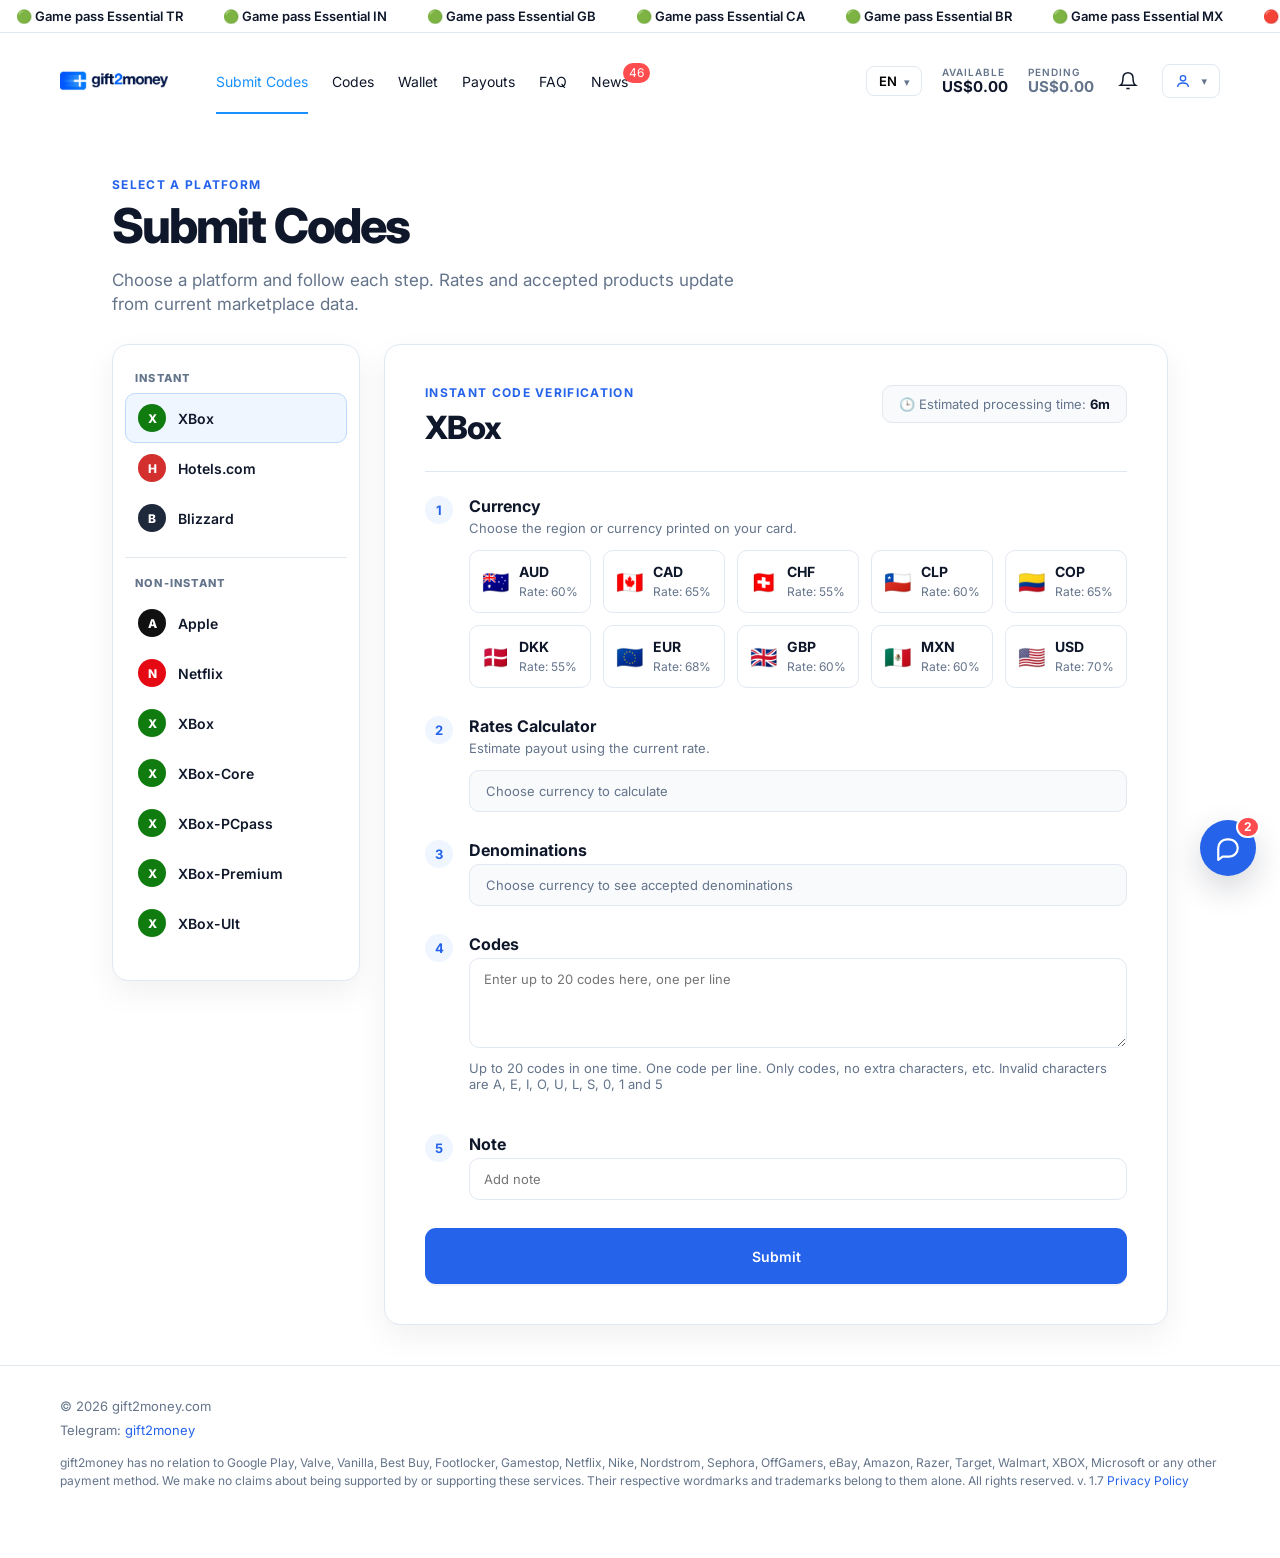
<file: index.html>
<!DOCTYPE html>
<html lang="en">
<head>
  <meta charset="utf-8">
  <meta name="viewport" content="width=device-width, initial-scale=1">
  <title>Gift2Money — Submit Codes (chat prototype)</title>
  <link rel="preconnect" href="https://fonts.googleapis.com">
  <link href="https://fonts.googleapis.com/css2?family=Inter:wght@400;500;600;700;800&display=swap" rel="stylesheet">
  <link rel="stylesheet" href="page.css">
</head>
<body>
  <div class="ticker" aria-hidden="true">
    <span>🟢 Game pass Essential TR</span><span>🟢 Game pass Essential IN</span><span>🟢 Game pass Essential GB</span>
    <span>🟢 Game pass Essential CA</span><span>🟢 Game pass Essential BR</span><span>🟢 Game pass Essential MX</span>
    <span>🔴 Netflix US 63%</span><span>⚪ Apple US 70%</span><span>🟢 XBox USD 70%</span><span>🔵 Blizzard EUR 68%</span>
  </div>

  <header class="header">
    <a class="logo" href="#"><img src="assets/gift2money_logo.png" alt="gift2money"></a>
    <nav class="nav">
      <a class="active" href="#">Submit Codes</a>
      <a href="#">Codes</a>
      <a href="#">Wallet</a>
      <a href="#">Payouts</a>
      <a href="#">FAQ</a>
      <a href="#" class="with-badge">News<span class="badge">46</span></a>
    </nav>
    <div class="header-right">
      <button class="lang" type="button">EN <span class="chev">▾</span></button>
      <div class="balance"><span class="label">Available</span><span class="value">US$0.00</span></div>
      <div class="balance"><span class="label">Pending</span><span class="value muted">US$0.00</span></div>
      <button class="icon-btn" type="button" aria-label="Notifications">
        <svg width="20" height="20" viewBox="0 0 24 24" fill="none" stroke="currentColor" stroke-width="1.8"><path d="M6 8a6 6 0 0 1 12 0c0 7 3 9 3 9H3s3-2 3-9"/><path d="M10 21h4"/></svg>
      </button>
      <button class="profile" type="button" aria-label="Profile">
        <svg width="16" height="16" viewBox="0 0 24 24" fill="none" stroke="#2563eb" stroke-width="2"><circle cx="12" cy="8" r="4"/><path d="M4 21c0-4 4-6 8-6s8 2 8 6"/></svg>
        <span class="chev">▾</span>
      </button>
      <button class="burger" type="button" aria-label="Menu">☰</button>
    </div>
  </header>

  <main class="main">
    <p class="eyebrow">Select a platform</p>
    <h1>Submit Codes</h1>
    <p class="lead">Choose a platform and follow each step. Rates and accepted products update from current marketplace data.</p>

    <div class="grid">
      <aside class="card platforms">
        <h2>Instant</h2>
        <ul>
          <li class="selected"><span class="pf" style="background:#107c10">X</span>XBox</li>
          <li><span class="pf" style="background:#d32f2f">H</span>Hotels.com</li>
          <li><span class="pf" style="background:#1e293b">B</span>Blizzard</li>
        </ul>
        <h2>Non-instant</h2>
        <ul>
          <li><span class="pf" style="background:#111">A</span>Apple</li>
          <li><span class="pf" style="background:#e50914">N</span>Netflix</li>
          <li><span class="pf" style="background:#107c10">X</span>XBox</li>
          <li><span class="pf" style="background:#107c10">X</span>XBox-Core</li>
          <li><span class="pf" style="background:#107c10">X</span>XBox-PCpass</li>
          <li><span class="pf" style="background:#107c10">X</span>XBox-Premium</li>
          <li><span class="pf" style="background:#107c10">X</span>XBox-Ult</li>
        </ul>
      </aside>

      <section class="card form">
        <div class="form-head">
          <div>
            <p class="eyebrow">Instant code verification</p>
            <h2 class="form-title">XBox</h2>
          </div>
          <div class="chip">🕒 Estimated processing time: <b>6m</b></div>
        </div>

        <div class="step">
          <span class="step-no">1</span>
          <div class="step-body">
            <h3>Currency</h3>
            <p>Choose the region or currency printed on your card.</p>
            <div class="tiles">
              <div class="tile"><span class="flag">🇦🇺</span><div><b>AUD</b><small>Rate: 60%</small></div></div>
              <div class="tile"><span class="flag">🇨🇦</span><div><b>CAD</b><small>Rate: 65%</small></div></div>
              <div class="tile"><span class="flag">🇨🇭</span><div><b>CHF</b><small>Rate: 55%</small></div></div>
              <div class="tile"><span class="flag">🇨🇱</span><div><b>CLP</b><small>Rate: 60%</small></div></div>
              <div class="tile"><span class="flag">🇨🇴</span><div><b>COP</b><small>Rate: 65%</small></div></div>
              <div class="tile"><span class="flag">🇩🇰</span><div><b>DKK</b><small>Rate: 55%</small></div></div>
              <div class="tile"><span class="flag">🇪🇺</span><div><b>EUR</b><small>Rate: 68%</small></div></div>
              <div class="tile"><span class="flag">🇬🇧</span><div><b>GBP</b><small>Rate: 60%</small></div></div>
              <div class="tile"><span class="flag">🇲🇽</span><div><b>MXN</b><small>Rate: 60%</small></div></div>
              <div class="tile"><span class="flag">🇺🇸</span><div><b>USD</b><small>Rate: 70%</small></div></div>
            </div>
          </div>
        </div>

        <div class="step">
          <span class="step-no">2</span>
          <div class="step-body">
            <h3>Rates Calculator</h3>
            <p>Estimate payout using the current rate.</p>
            <div class="alert">Choose currency to calculate</div>
          </div>
        </div>

        <div class="step">
          <span class="step-no">3</span>
          <div class="step-body">
            <h3>Denominations</h3>
            <div class="alert">Choose currency to see accepted denominations</div>
          </div>
        </div>

        <div class="step">
          <span class="step-no">4</span>
          <div class="step-body">
            <h3>Codes</h3>
            <textarea rows="4" placeholder="Enter up to 20 codes here, one per line"></textarea>
            <p class="hint">Up to 20 codes in one time. One code per line. Only codes, no extra characters, etc. Invalid characters are A, E, I, O, U, L, S, 0, 1 and 5</p>
          </div>
        </div>

        <div class="step">
          <span class="step-no">5</span>
          <div class="step-body">
            <h3>Note</h3>
            <input type="text" placeholder="Add note">
          </div>
        </div>

        <button class="btn-primary" type="button">Submit</button>
      </section>
    </div>
  </main>

  <footer class="footer">
    <p>© 2026 gift2money.com</p>
    <p>Telegram: <a href="#">gift2money</a></p>
    <p class="disclaimer">gift2money has no relation to Google Play, Valve, Vanilla, Best Buy, Footlocker, Gamestop, Netflix, Nike, Nordstrom, Sephora, OffGamers, eBay, Amazon, Razer, Target, Walmart, XBOX, Microsoft or any other payment method. We make no claims about being supported by or supporting these services. Their respective wordmarks and trademarks belong to them alone. All rights reserved. v. 1.7 <a href="#">Privacy Policy</a></p>
  </footer>

  <!-- chat widget injection (in production this becomes a single bundle + one <script>) -->
  <link rel="stylesheet" href="chat-widget.css">
  <script src="chat-common.js"></script>
  <script src="chat-store.js"></script>
  <script src="seed.js"></script>
  <script src="chat-widget.js"></script>
</body>
</html>
</file>
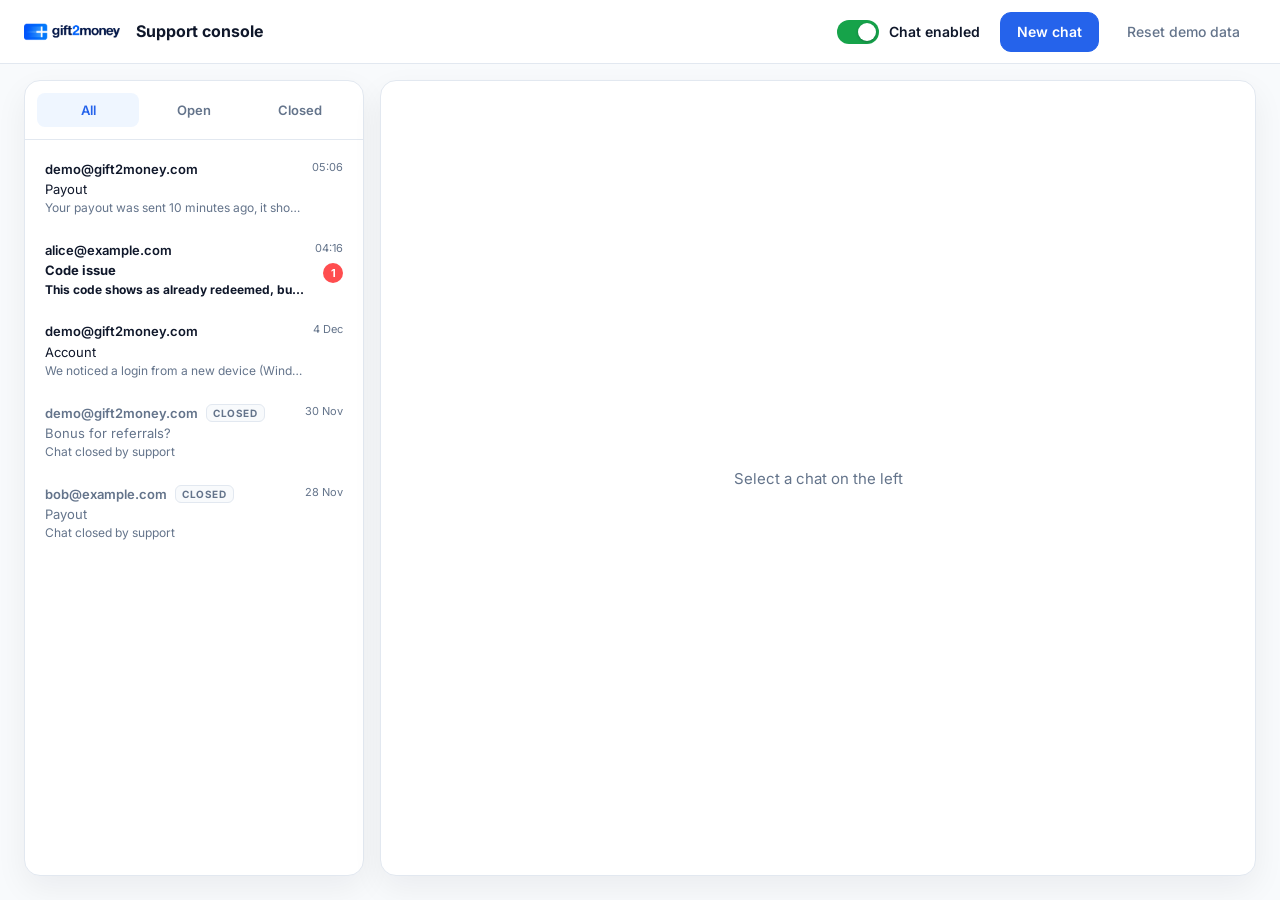
<file: admin.html>
<!DOCTYPE html>
<html lang="en">
<head>
  <meta charset="utf-8">
  <meta name="viewport" content="width=device-width, initial-scale=1">
  <title>Gift2Money — Support console (chat prototype)</title>
  <link href="https://fonts.googleapis.com/css2?family=Inter:wght@400;500;600;700;800&display=swap" rel="stylesheet">
  <link rel="stylesheet" href="admin.css">
</head>
<body>
  <header class="topbar">
    <img class="topbar-logo" src="assets/gift2money_logo.png" alt="gift2money">
    <span class="topbar-title" data-i18n="adminTitle">Support console</span>
    <div class="topbar-actions">
      <label class="switch">
        <input type="checkbox" name="chatEnabled">
        <span class="switch-track"></span>
        <span class="switch-label" data-i18n="chatEnabled">Chat enabled</span>
      </label>
      <button type="button" class="btn btn-primary" data-action="open-modal" data-i18n="newChat">New chat</button>
      <button type="button" class="btn btn-link" data-action="reset" data-i18n="resetDemo">Reset demo data</button>
    </div>
  </header>
  <div class="banner" id="banner" hidden></div>
  <div class="banner banner--off" id="chat-off-banner" hidden></div>

  <main class="layout">
    <aside class="sidebar">
      <div class="tabs" id="tabs"></div>
      <div class="chat-list" id="chat-list"></div>
    </aside>
    <section class="conversation" id="conversation"></section>
  </main>

  <div class="modal" id="modal" data-action="close-modal" hidden>
    <div class="modal-card" id="modal-card"></div>
  </div>
  <div class="lightbox" id="lightbox" data-action="lightbox-close" hidden><img alt=""></div>

  <script src="chat-common.js"></script>
  <script src="chat-store.js"></script>
  <script src="seed.js"></script>
  <script src="admin.js"></script>
</body>
</html>
</file>
<file: page.css>
:root {
  --primary: #2563eb;
  --text: #0f172a;
  --muted: #64748b;
  --border: #e2e8f0;
  --bg: #f8fafc;
  --card-shadow: 0 12px 32px rgba(15, 23, 42, 0.06);
}

* { box-sizing: border-box; }
html, body { margin: 0; padding: 0; }
body {
  font-family: 'Inter', system-ui, -apple-system, 'Segoe UI', Roboto, sans-serif;
  color: var(--text);
  background: #fff;
  -webkit-font-smoothing: antialiased;
}
a { color: inherit; text-decoration: none; }
button { font: inherit; cursor: pointer; }
h1, h2, h3, p { margin: 0; }

/* ticker */
.ticker {
  display: flex; gap: 40px; overflow: hidden; white-space: nowrap;
  padding: 8px 16px; border-bottom: 1px solid var(--border);
  font-size: 13px; font-weight: 600;
}

/* header */
.header {
  height: 72px; display: flex; align-items: center; gap: 24px;
  padding: 0 60px; margin-top: 12px;
}
.logo img { height: 36px; display: block; }
.nav { display: flex; gap: 24px; margin-left: 24px; font-size: 14px; }
.nav a { padding: 24px 0 22px; border-bottom: 2px solid transparent; color: var(--text); position: relative; }
.nav a.active { color: #1890ff; border-bottom-color: #1890ff; }
.nav .badge {
  position: absolute; top: 14px; right: -22px; min-width: 20px; height: 20px; padding: 0 6px;
  border-radius: 10px; background: #ff4d4f; color: #fff; font-size: 12px; line-height: 20px; text-align: center;
}
.header-right { margin-left: auto; display: flex; align-items: center; gap: 20px; }
.lang { border: 1px solid var(--border); background: #fff; border-radius: 8px; padding: 6px 12px; font-weight: 600; font-size: 13px; }
.chev { font-size: 11px; color: var(--muted); margin-left: 4px; }
.balance { display: flex; flex-direction: column; line-height: 1.2; }
.balance .label { font-size: 10px; font-weight: 600; letter-spacing: 1px; text-transform: uppercase; color: var(--muted); }
.balance .value { font-size: 15px; font-weight: 700; }
.balance .value.muted { color: var(--muted); }
.icon-btn { border: 0; background: none; padding: 4px; color: var(--text); display: flex; }
.profile { border: 1px solid var(--border); background: #fff; border-radius: 8px; padding: 8px 12px; display: flex; align-items: center; gap: 6px; }
.burger { display: none; border: 0; background: none; font-size: 22px; }

/* main */
.main { max-width: 1104px; margin: 0 auto; padding: 60px 24px 40px; }
.eyebrow { font-size: 12px; font-weight: 700; letter-spacing: 1.32px; text-transform: uppercase; color: var(--primary); margin-bottom: 8px; }
h1 { font-size: 48px; font-weight: 800; letter-spacing: -1.92px; line-height: 1.1; margin-bottom: 16px; }
.lead { font-size: 17px; color: var(--muted); max-width: 640px; line-height: 1.4; margin-bottom: 28px; }

.grid { display: grid; grid-template-columns: 248px 1fr; gap: 24px; align-items: start; }
.card { background: #fff; border: 1px solid var(--border); border-radius: 16px; box-shadow: var(--card-shadow); }

.platforms { padding: 18px 12px; }
.platforms h2 { font-size: 11px; font-weight: 800; letter-spacing: 1.2px; text-transform: uppercase; color: var(--muted); padding: 8px 10px; }
.platforms ul { list-style: none; margin: 0 0 14px; padding: 0; }
.platforms li { display: flex; align-items: center; gap: 12px; padding: 10px 12px; border-radius: 10px; font-size: 14px; font-weight: 600; border: 1px solid transparent; }
.platforms li.selected { background: #eff6ff; border-color: #bfdbfe; }
.pf { width: 28px; height: 28px; border-radius: 50%; color: #fff; font-size: 12px; font-weight: 800; display: inline-flex; align-items: center; justify-content: center; }
.platforms ul + h2 { border-top: 1px solid var(--border); margin-top: 6px; padding-top: 18px; }

.form { padding: 40px; }
.form-head { display: flex; justify-content: space-between; align-items: flex-start; gap: 16px; padding-bottom: 24px; border-bottom: 1px solid var(--border); margin-bottom: 24px; }
.form-title { font-size: 32px; font-weight: 800; letter-spacing: -1px; }
.chip { border: 1px solid var(--border); background: var(--bg); border-radius: 10px; padding: 10px 16px; font-size: 13px; color: var(--muted); white-space: nowrap; }
.chip b { color: var(--text); }

.step { display: flex; gap: 16px; margin-bottom: 28px; }
.step-no { flex: 0 0 28px; height: 28px; border-radius: 50%; background: #eff6ff; color: var(--primary); font-size: 13px; font-weight: 700; display: inline-flex; align-items: center; justify-content: center; }
.step-body { flex: 1; min-width: 0; }
.step h3 { font-size: 16px; font-weight: 700; margin-bottom: 4px; }
.step p { font-size: 13px; color: var(--muted); margin-bottom: 14px; }
.tiles { display: grid; grid-template-columns: repeat(5, 1fr); gap: 12px; }
.tile { display: flex; align-items: center; gap: 10px; border: 1px solid var(--border); border-radius: 10px; padding: 12px; }
.tile .flag { font-size: 22px; }
.tile b { display: block; font-size: 14px; }
.tile small { font-size: 12px; color: var(--muted); }
.alert { background: var(--bg); border: 1px solid var(--border); border-radius: 10px; padding: 12px 16px; font-size: 13px; color: var(--muted); }
textarea, input[type="text"] {
  width: 100%; font: inherit; font-size: 13px; padding: 12px 14px;
  border: 1px solid var(--border); border-radius: 10px; background: #fff; resize: vertical;
}
.hint { font-size: 12px; color: var(--muted); margin-top: 8px; }
.btn-primary {
  width: 100%; height: 56px; border: 0; border-radius: 11px; background: var(--primary); color: #fff;
  font-size: 14px; font-weight: 600; box-shadow: 0 2px 0 rgba(0, 0, 0, 0.043);
}

/* footer */
.footer { border-top: 1px solid var(--border); padding: 32px 60px 60px; font-size: 13px; color: var(--muted); }
.footer p { margin-bottom: 8px; }
.footer a { color: var(--primary); }
.disclaimer { font-size: 12px; line-height: 1.5; margin-top: 16px; }

/* mobile */
@media (max-width: 900px) {
  .header { padding: 0 24px; }
  .nav, .balance, .lang, .profile { display: none; }
  .burger { display: block; }
  .grid { grid-template-columns: 1fr; }
  .tiles { grid-template-columns: repeat(3, 1fr); }
  .form { padding: 24px; }
  .footer { padding: 24px; }
}
@media (max-width: 640px) {
  .header { padding: 0 16px; }
  .main { padding: 32px 16px; }
  h1 { font-size: 36px; }
  .form-head { flex-direction: column; }
  .tiles { grid-template-columns: repeat(2, 1fr); }
}
</file>
<file: chat-widget.css>
/* gift2money chat widget — all selectors are prefixed with .g2m-chat to avoid clashing with host page styles */
.g2m-chat {
  --g2m-primary: #2563eb;
  --g2m-primary-dark: #1d4ed8;
  --g2m-text: #0f172a;
  --g2m-muted: #64748b;
  --g2m-border: #e2e8f0;
  --g2m-bg: #f8fafc;
  --g2m-bubble: #f1f5f9;
  --g2m-badge: #ff4d4f;
  --g2m-radius: 16px;
  font-family: 'Inter', system-ui, -apple-system, 'Segoe UI', Roboto, sans-serif;
  font-size: 14px;
  line-height: 1.4;
  color: var(--g2m-text);
  -webkit-font-smoothing: antialiased;
}
.g2m-chat *, .g2m-chat *::before, .g2m-chat *::after { box-sizing: border-box; }
.g2m-chat button { font: inherit; cursor: pointer; }
.g2m-chat-item, .g2m-chat-chip, .g2m-chat-btn { color: inherit; }
.g2m-chat [hidden] { display: none !important; }
.g2m-chat--off { display: none !important; } /* чат выключен в консоли поддержки */
.g2m-chat-edited { font-style: italic; }

/* launcher */
.g2m-chat-launcher {
  position: fixed; right: 24px; bottom: 24px; z-index: 9999;
  width: 56px; height: 56px; border-radius: 50%; border: 0;
  background: var(--g2m-primary); color: #fff;
  display: flex; align-items: center; justify-content: center;
  box-shadow: 0 12px 32px rgba(15, 23, 42, 0.18);
  transition: transform 0.15s ease, box-shadow 0.15s ease;
}
.g2m-chat-launcher:hover { transform: scale(1.05); box-shadow: 0 14px 36px rgba(15, 23, 42, 0.24); }
.g2m-chat-launcher svg { width: 26px; height: 26px; }
.g2m-chat-launcher--pulse { animation: g2m-chat-pulse 1.2s ease-out; }
@keyframes g2m-chat-pulse {
  0% { box-shadow: 0 0 0 0 rgba(37, 99, 235, 0.55), 0 12px 32px rgba(15, 23, 42, 0.18); }
  100% { box-shadow: 0 0 0 18px rgba(37, 99, 235, 0), 0 12px 32px rgba(15, 23, 42, 0.18); }
}
.g2m-chat-badge {
  position: absolute; top: -4px; right: -4px;
  min-width: 22px; height: 22px; padding: 0 6px; border-radius: 11px;
  background: var(--g2m-badge); color: #fff; border: 2px solid #fff;
  font-size: 12px; font-weight: 700; line-height: 18px; text-align: center;
}

/* panel */
.g2m-chat-panel {
  position: fixed; right: 24px; bottom: 96px; z-index: 9999;
  width: 380px; height: min(640px, calc(100vh - 112px));
  background: #fff; border: 1px solid var(--g2m-border); border-radius: var(--g2m-radius);
  box-shadow: 0 24px 64px rgba(15, 23, 42, 0.18);
  display: flex; flex-direction: column; overflow: hidden;
  animation: g2m-chat-in 0.16s ease-out;
}
@keyframes g2m-chat-in { from { opacity: 0; transform: translateY(12px); } to { opacity: 1; transform: none; } }
.g2m-chat-banner { background: #fef3c7; color: #92400e; font-size: 12px; padding: 8px 16px; }
.g2m-chat-header {
  display: flex; align-items: center; gap: 8px;
  padding: 14px 12px 14px 16px; border-bottom: 1px solid var(--g2m-border); background: #fff;
}
.g2m-chat-header-text { flex: 1; min-width: 0; }
.g2m-chat-title { font-size: 16px; font-weight: 700; white-space: nowrap; overflow: hidden; text-overflow: ellipsis; }
.g2m-chat-subtitle { font-size: 12px; color: var(--g2m-muted); }
.g2m-chat-status--open { color: #16a34a; }
.g2m-chat-status--closed { color: var(--g2m-muted); }
.g2m-chat-iconbtn {
  width: 36px; height: 36px; border: 0; background: transparent; border-radius: 10px;
  color: var(--g2m-muted); display: inline-flex; align-items: center; justify-content: center; flex: 0 0 auto;
}
.g2m-chat-iconbtn:hover { background: var(--g2m-bg); color: var(--g2m-text); }
.g2m-chat-iconbtn svg { width: 20px; height: 20px; }
.g2m-chat-body { flex: 1; min-height: 0; overflow-y: auto; background: #fff; }
.g2m-chat-footer { border-top: 1px solid var(--g2m-border); padding: 12px 16px; background: #fff; }
.g2m-chat-footer:empty { display: none; }
.g2m-chat-btn {
  width: 100%; height: 44px; border-radius: 11px; border: 1px solid var(--g2m-border);
  background: #fff; font-weight: 600;
}
.g2m-chat-btn--primary { background: var(--g2m-primary); border-color: var(--g2m-primary); color: #fff; }
.g2m-chat-btn--primary:hover { background: var(--g2m-primary-dark); }

/* chat list */
.g2m-chat-list { padding: 8px; }
.g2m-chat-item {
  display: flex; gap: 12px; width: 100%; text-align: left; border: 0; background: transparent;
  padding: 12px; border-radius: 12px; align-items: flex-start;
}
.g2m-chat-item:hover { background: var(--g2m-bg); }
.g2m-chat-item-main { flex: 1; min-width: 0; }
.g2m-chat-item-top { display: flex; align-items: center; gap: 8px; }
.g2m-chat-item-title { font-weight: 500; white-space: nowrap; overflow: hidden; text-overflow: ellipsis; }
.g2m-chat-item-preview { font-size: 13px; color: var(--g2m-muted); white-space: nowrap; overflow: hidden; text-overflow: ellipsis; margin-top: 2px; }
.g2m-chat-item--unread .g2m-chat-item-title, .g2m-chat-item--unread .g2m-chat-item-preview { font-weight: 700; color: var(--g2m-text); }
.g2m-chat-item--closed .g2m-chat-item-title { color: var(--g2m-muted); }
.g2m-chat-item-side { display: flex; flex-direction: column; align-items: flex-end; gap: 6px; flex: 0 0 auto; }
.g2m-chat-item-time { font-size: 11px; color: var(--g2m-muted); }
.g2m-chat-pill {
  min-width: 20px; height: 20px; padding: 0 6px; border-radius: 10px;
  background: var(--g2m-primary); color: #fff; font-size: 11px; font-weight: 700; line-height: 20px; text-align: center;
}
.g2m-chat-tag {
  font-size: 10px; font-weight: 700; letter-spacing: 0.6px; text-transform: uppercase; color: var(--g2m-muted);
  background: var(--g2m-bg); border: 1px solid var(--g2m-border); border-radius: 6px; padding: 1px 6px;
}
.g2m-chat-empty { padding: 48px 32px; text-align: center; color: var(--g2m-muted); }
.g2m-chat-empty svg { width: 56px; height: 56px; color: #cbd5e1; margin-bottom: 12px; }
.g2m-chat-empty-title { font-size: 16px; font-weight: 700; color: var(--g2m-text); margin-bottom: 6px; }
.g2m-chat-empty-text { font-size: 13px; line-height: 1.5; }

/* new chat form */
.g2m-chat-form { padding: 16px; display: flex; flex-direction: column; gap: 10px; }
.g2m-chat-label { font-size: 12px; font-weight: 700; letter-spacing: 0.8px; text-transform: uppercase; color: var(--g2m-muted); }
.g2m-chat-chips { display: flex; flex-wrap: wrap; gap: 8px; }
.g2m-chat-chip {
  border: 1px solid var(--g2m-border); background: #fff; border-radius: 999px;
  padding: 7px 14px; font-size: 13px; font-weight: 500;
}
.g2m-chat-chip--active { background: #eff6ff; border-color: var(--g2m-primary); color: var(--g2m-primary); }
.g2m-chat .g2m-chat-input, .g2m-chat .g2m-chat-textarea {
  width: 100%; font: inherit; font-size: 14px; padding: 10px 12px;
  border: 1px solid var(--g2m-border); border-radius: 10px; background: #fff; color: var(--g2m-text); resize: vertical;
}
.g2m-chat .g2m-chat-input:focus, .g2m-chat .g2m-chat-textarea:focus, .g2m-chat .g2m-chat-composer-input:focus {
  outline: none; border-color: var(--g2m-primary); box-shadow: 0 0 0 3px rgba(37, 99, 235, 0.15);
}
.g2m-chat .g2m-chat-input--error { border-color: #ef4444; }
.g2m-chat-error { font-size: 12px; color: #ef4444; }

/* messages */
.g2m-chat-messages { padding: 16px; display: flex; flex-direction: column; gap: 4px; min-height: 100%; background: var(--g2m-bg); }
.g2m-chat-day {
  align-self: center; font-size: 11px; font-weight: 600; color: var(--g2m-muted);
  background: #fff; border: 1px solid var(--g2m-border); border-radius: 999px; padding: 3px 10px; margin: 8px 0;
}
.g2m-chat-msg { display: flex; flex-direction: column; max-width: 80%; }
.g2m-chat-msg--me { align-self: flex-end; align-items: flex-end; }
.g2m-chat-msg--them { align-self: flex-start; align-items: flex-start; }
.g2m-chat-msg--first { margin-top: 8px; }
.g2m-chat-msg-author { font-size: 11px; font-weight: 600; color: var(--g2m-muted); margin: 0 0 3px 4px; }
.g2m-chat-bubble { padding: 9px 12px; border-radius: 14px; font-size: 14px; line-height: 1.45; overflow-wrap: anywhere; }
.g2m-chat-msg--me .g2m-chat-bubble { background: var(--g2m-primary); color: #fff; border-bottom-right-radius: 4px; }
.g2m-chat-msg--them .g2m-chat-bubble { background: var(--g2m-bubble); color: var(--g2m-text); border-bottom-left-radius: 4px; }
.g2m-chat-msg-img { display: block; max-width: 200px; max-height: 200px; border-radius: 10px; cursor: zoom-in; }
.g2m-chat-msg-img + .g2m-chat-msg-text { margin-top: 6px; }
.g2m-chat-msg-meta { font-size: 11px; color: var(--g2m-muted); margin: 3px 4px 0; display: flex; align-items: center; gap: 4px; }
.g2m-chat-ticks { display: inline-flex; }
.g2m-chat-ticks svg { width: 14px; height: 14px; }
.g2m-chat-ticks--read { color: var(--g2m-primary); }
.g2m-chat-system { align-self: center; font-size: 12px; font-style: italic; color: var(--g2m-muted); margin: 8px 0; }

/* composer */
.g2m-chat-composer-row { display: flex; align-items: flex-end; gap: 6px; }
.g2m-chat-composer-input {
  flex: 1; min-height: 40px; max-height: 96px; font: inherit; font-size: 14px; line-height: 1.4;
  padding: 9px 12px; border: 1px solid var(--g2m-border); border-radius: 12px; resize: none; color: var(--g2m-text);
}
.g2m-chat-sendbtn {
  width: 40px; height: 40px; border-radius: 12px; border: 0; background: var(--g2m-primary); color: #fff;
  display: inline-flex; align-items: center; justify-content: center; flex: 0 0 auto;
}
.g2m-chat-sendbtn:disabled { background: #cbd5e1; cursor: default; }
.g2m-chat-sendbtn svg { width: 18px; height: 18px; }
.g2m-chat-attachment { position: relative; display: inline-block; margin-bottom: 8px; }
.g2m-chat-attachment img { display: block; height: 64px; border-radius: 8px; border: 1px solid var(--g2m-border); }
.g2m-chat-attachment-remove {
  position: absolute; top: -8px; right: -8px; width: 22px; height: 22px; border-radius: 50%; border: 0; padding: 0;
  background: var(--g2m-text); color: #fff; display: inline-flex; align-items: center; justify-content: center;
}
.g2m-chat-attachment-remove svg { width: 12px; height: 12px; }
.g2m-chat-closed-note { font-size: 13px; color: var(--g2m-muted); text-align: center; margin-bottom: 10px; }
.g2m-chat-composer .g2m-chat-error { margin-top: 6px; }

/* lightbox */
.g2m-chat-lightbox {
  position: fixed; inset: 0; z-index: 10000; background: rgba(15, 23, 42, 0.85);
  display: flex; align-items: center; justify-content: center; cursor: zoom-out;
}
.g2m-chat-lightbox img { max-width: 92vw; max-height: 92vh; border-radius: 12px; }

/* mobile: full-screen panel, launcher hidden while open */
@media (max-width: 640px) {
  .g2m-chat-panel { inset: 0; width: auto; height: auto; border-radius: 0; border: 0; }
  .g2m-chat[data-open="true"] .g2m-chat-launcher { display: none; }
  .g2m-chat-msg { max-width: 88%; }
}
</file>
<file: admin.css>
:root {
  --primary: #2563eb; --primary-dark: #1d4ed8; --text: #0f172a; --muted: #64748b;
  --border: #e2e8f0; --bg: #f8fafc; --bubble: #f1f5f9; --badge: #ff4d4f;
}
* { box-sizing: border-box; }
html, body { margin: 0; height: 100%; }
body {
  font-family: 'Inter', system-ui, -apple-system, 'Segoe UI', Roboto, sans-serif; font-size: 14px; line-height: 1.4;
  color: var(--text); background: var(--bg); display: flex; flex-direction: column; -webkit-font-smoothing: antialiased;
}
button, input, select, textarea { font: inherit; color: inherit; }
button { cursor: pointer; }
[hidden] { display: none !important; }

/* top bar */
.topbar { display: flex; align-items: center; gap: 16px; padding: 0 24px; height: 64px; background: #fff; border-bottom: 1px solid var(--border); }
.topbar-logo { height: 32px; }
.topbar-title { font-weight: 700; font-size: 16px; }
.topbar-actions { margin-left: auto; display: flex; gap: 12px; align-items: center; }
.banner { background: #fef3c7; color: #92400e; font-size: 12px; padding: 8px 24px; }
.banner--off { background: #fee2e2; color: #991b1b; font-weight: 600; }

/* chat on/off switch */
.switch { display: inline-flex; align-items: center; gap: 10px; cursor: pointer; user-select: none; font-size: 14px; font-weight: 600; margin-right: 8px; position: relative; }
.switch input { position: absolute; opacity: 0; width: 0; height: 0; }
.switch-track { width: 42px; height: 24px; border-radius: 12px; background: #cbd5e1; position: relative; transition: background 0.15s; flex: 0 0 auto; }
.switch-track::after { content: ''; position: absolute; top: 3px; left: 3px; width: 18px; height: 18px; border-radius: 50%; background: #fff; box-shadow: 0 1px 3px rgba(15, 23, 42, 0.3); transition: transform 0.15s; }
.switch input:checked + .switch-track { background: #16a34a; }
.switch input:checked + .switch-track::after { transform: translateX(18px); }
.switch input:focus-visible + .switch-track { box-shadow: 0 0 0 3px rgba(37, 99, 235, 0.3); }

.btn { height: 40px; padding: 0 16px; border-radius: 11px; border: 1px solid var(--border); background: #fff; font-weight: 600; }
.btn-primary { background: var(--primary); border-color: var(--primary); color: #fff; }
.btn-primary:hover { background: var(--primary-dark); }
.btn-danger { color: #dc2626; border-color: #fecaca; background: #fff; }
.btn-danger:hover { background: #fef2f2; }
.btn-link { border: 0; background: none; color: var(--muted); font-weight: 500; }
.btn-link:hover { color: var(--text); }

/* layout */
.layout { flex: 1; min-height: 0; display: grid; grid-template-columns: 340px 1fr; gap: 16px; padding: 16px 24px 24px; }
.sidebar, .conversation { background: #fff; border: 1px solid var(--border); border-radius: 16px; box-shadow: 0 12px 32px rgba(15, 23, 42, 0.06); display: flex; flex-direction: column; min-height: 0; overflow: hidden; }

/* sidebar */
.tabs { display: flex; gap: 4px; padding: 12px; border-bottom: 1px solid var(--border); }
.tab { flex: 1; height: 34px; border: 0; border-radius: 8px; background: transparent; color: var(--muted); font-weight: 600; font-size: 13px; }
.tab--active { background: #eff6ff; color: var(--primary); }
.chat-list { flex: 1; overflow-y: auto; padding: 8px; }
.chat-item { display: flex; gap: 10px; width: 100%; text-align: left; border: 0; background: transparent; padding: 12px; border-radius: 12px; align-items: flex-start; }
.chat-item:hover { background: var(--bg); }
.chat-item--active { background: #eff6ff; }
.chat-item--active:hover { background: #eff6ff; }
.chat-item-main { flex: 1; min-width: 0; }
.chat-item-top { display: flex; align-items: center; gap: 8px; }
.chat-item-user { font-weight: 600; font-size: 13px; white-space: nowrap; overflow: hidden; text-overflow: ellipsis; }
.chat-item-topic { font-size: 13px; color: var(--text); margin-top: 2px; }
.chat-item-preview { font-size: 12px; color: var(--muted); white-space: nowrap; overflow: hidden; text-overflow: ellipsis; margin-top: 2px; }
.chat-item--unread .chat-item-topic, .chat-item--unread .chat-item-preview { font-weight: 700; color: var(--text); }
.chat-item--closed .chat-item-user, .chat-item--closed .chat-item-topic { color: var(--muted); }
.chat-item-side { display: flex; flex-direction: column; align-items: flex-end; gap: 6px; }
.chat-item-time { font-size: 11px; color: var(--muted); }
.pill { min-width: 20px; height: 20px; padding: 0 6px; border-radius: 10px; background: var(--badge); color: #fff; font-size: 11px; font-weight: 700; line-height: 20px; text-align: center; }
.tag { font-size: 10px; font-weight: 700; letter-spacing: 0.6px; text-transform: uppercase; color: var(--muted); background: var(--bg); border: 1px solid var(--border); border-radius: 6px; padding: 1px 6px; }
.empty { padding: 32px 16px; text-align: center; color: var(--muted); }
.empty--big { margin: auto; font-size: 15px; }

/* conversation */
.conv-header { display: flex; align-items: center; gap: 12px; padding: 14px 20px; border-bottom: 1px solid var(--border); }
.conv-header-text { flex: 1; min-width: 0; }
.conv-user { font-weight: 700; font-size: 15px; }
.conv-meta { font-size: 12px; color: var(--muted); margin-top: 2px; }
.status--open { color: #16a34a; font-weight: 600; }
.status--closed { color: var(--muted); font-weight: 600; }
.messages { flex: 1; min-height: 0; overflow-y: auto; padding: 20px; display: flex; flex-direction: column; gap: 4px; background: var(--bg); }
.day { align-self: center; font-size: 11px; font-weight: 600; color: var(--muted); background: #fff; border: 1px solid var(--border); border-radius: 999px; padding: 3px 10px; margin: 8px 0; }
.msg { display: flex; flex-direction: column; max-width: 70%; position: relative; }

/* edit/delete controls on the admin's own messages */
.msg-actions { position: absolute; top: 50%; right: 100%; transform: translateY(-50%); margin-right: 6px; display: flex; gap: 2px; opacity: 0; transition: opacity 0.12s; }
.msg:hover .msg-actions, .msg-actions:focus-within { opacity: 1; }
.msg-action { width: 28px; height: 28px; border: 1px solid var(--border); border-radius: 8px; background: #fff; color: var(--muted); display: inline-flex; align-items: center; justify-content: center; padding: 0; }
.msg-action:hover { color: var(--text); background: var(--bg); }
.msg-action--danger:hover { color: #dc2626; border-color: #fecaca; background: #fef2f2; }
.msg-action svg { width: 14px; height: 14px; }
.msg-edited { margin-left: 4px; font-style: italic; }
.msg-edit { width: 100%; min-width: 320px; background: #fff; border: 1px solid var(--primary); border-radius: 14px; padding: 8px; box-shadow: 0 0 0 3px rgba(37, 99, 235, 0.15); }
.msg-edit .msg-img { margin-bottom: 6px; }
.msg-edit-input { width: 100%; min-height: 38px; }
.msg-edit-actions { display: flex; justify-content: flex-end; gap: 6px; margin-top: 6px; }
.btn-sm { height: 32px; padding: 0 12px; font-size: 13px; }
.msg--me { align-self: flex-end; align-items: flex-end; }
.msg--them { align-self: flex-start; align-items: flex-start; }
.msg--first { margin-top: 8px; }
.msg-author { font-size: 11px; font-weight: 600; color: var(--muted); margin: 0 0 3px 4px; }
.bubble { padding: 9px 12px; border-radius: 14px; line-height: 1.45; overflow-wrap: anywhere; }
.msg--me .bubble { background: var(--primary); color: #fff; border-bottom-right-radius: 4px; }
.msg--them .bubble { background: #fff; border: 1px solid var(--border); border-bottom-left-radius: 4px; }
.msg-img { display: block; max-width: 240px; max-height: 240px; border-radius: 10px; cursor: zoom-in; }
.msg-img + .msg-text { margin-top: 6px; }
.msg-meta { font-size: 11px; color: var(--muted); margin: 3px 4px 0; display: flex; align-items: center; gap: 4px; }
.ticks { display: inline-flex; }
.ticks svg { width: 14px; height: 14px; }
.ticks--read { color: var(--primary); }
.msg-system { align-self: center; font-size: 12px; font-style: italic; color: var(--muted); margin: 8px 0; }

/* composer */
.composer-wrap { border-top: 1px solid var(--border); padding: 12px 20px; }
.composer-row { display: flex; align-items: flex-end; gap: 8px; }
.composer-input { flex: 1; min-height: 40px; max-height: 120px; padding: 9px 12px; border: 1px solid var(--border); border-radius: 12px; resize: none; line-height: 1.4; }
.composer-input:focus, .input:focus { outline: none; border-color: var(--primary); box-shadow: 0 0 0 3px rgba(37, 99, 235, 0.15); }
.iconbtn { width: 40px; height: 40px; border: 0; background: transparent; border-radius: 10px; color: var(--muted); display: inline-flex; align-items: center; justify-content: center; }
.iconbtn:hover { background: var(--bg); color: var(--text); }
.iconbtn svg { width: 20px; height: 20px; }
.sendbtn { width: 40px; height: 40px; border-radius: 12px; border: 0; background: var(--primary); color: #fff; display: inline-flex; align-items: center; justify-content: center; }
.sendbtn:disabled { background: #cbd5e1; cursor: default; }
.sendbtn svg { width: 18px; height: 18px; }
.attachment { position: relative; display: inline-block; margin-bottom: 8px; }
.attachment img { display: block; height: 64px; border-radius: 8px; border: 1px solid var(--border); }
.attachment-remove { position: absolute; top: -8px; right: -8px; width: 22px; height: 22px; border-radius: 50%; border: 0; padding: 0; background: var(--text); color: #fff; display: inline-flex; align-items: center; justify-content: center; }
.attachment-remove svg { width: 12px; height: 12px; }
.closed-note { font-size: 13px; color: var(--muted); text-align: center; }
.error { font-size: 12px; color: #ef4444; margin-top: 6px; }

/* modal */
.modal { position: fixed; inset: 0; background: rgba(15, 23, 42, 0.5); display: flex; align-items: center; justify-content: center; z-index: 100; }
.modal-card { width: 440px; max-width: calc(100vw - 32px); background: #fff; border-radius: 16px; padding: 24px; display: flex; flex-direction: column; gap: 10px; box-shadow: 0 24px 64px rgba(15, 23, 42, 0.25); }
.modal-title { font-size: 18px; font-weight: 700; margin-bottom: 4px; }
.label { font-size: 12px; font-weight: 700; letter-spacing: 0.8px; text-transform: uppercase; color: var(--muted); }
.input { width: 100%; padding: 10px 12px; border: 1px solid var(--border); border-radius: 10px; background: #fff; }
.chips { display: flex; flex-wrap: wrap; gap: 8px; }
.chip { border: 1px solid var(--border); background: #fff; border-radius: 999px; padding: 7px 14px; font-size: 13px; font-weight: 500; }
.chip--active { background: #eff6ff; border-color: var(--primary); color: var(--primary); }
.modal-actions { display: flex; justify-content: flex-end; gap: 8px; margin-top: 8px; }
.input--error { border-color: #ef4444; }

/* user picker (combobox) */
.user-picker { position: relative; }
.user-results { position: absolute; left: 0; right: 0; top: calc(100% + 4px); z-index: 10; background: #fff; border: 1px solid var(--border); border-radius: 10px; box-shadow: 0 12px 32px rgba(15, 23, 42, 0.12); max-height: 240px; overflow-y: auto; padding: 4px; }
.user-result { display: block; width: 100%; text-align: left; border: 0; background: transparent; padding: 8px 10px; border-radius: 8px; font-size: 14px; color: var(--text); }
.user-result:hover, .user-result--active { background: #eff6ff; }
.user-result mark { background: transparent; color: var(--primary); font-weight: 700; }
.user-empty { padding: 10px; font-size: 13px; color: var(--muted); }
.user-chip { display: inline-flex; align-items: center; gap: 8px; max-width: 100%; align-self: flex-start; padding: 8px 8px 8px 12px; border: 1px solid #bfdbfe; background: #eff6ff; color: var(--primary); border-radius: 999px; font-weight: 600; font-size: 14px; }
.user-chip span { overflow: hidden; text-overflow: ellipsis; white-space: nowrap; }
.user-chip-remove { width: 22px; height: 22px; border-radius: 50%; border: 0; padding: 0; background: var(--primary); color: #fff; display: inline-flex; align-items: center; justify-content: center; flex: 0 0 auto; }
.user-chip-remove svg { width: 12px; height: 12px; }

/* lightbox */
.lightbox { position: fixed; inset: 0; z-index: 200; background: rgba(15, 23, 42, 0.85); display: flex; align-items: center; justify-content: center; cursor: zoom-out; }
.lightbox img { max-width: 92vw; max-height: 92vh; border-radius: 12px; }

@media (max-width: 900px) {
  .layout { grid-template-columns: 1fr; grid-template-rows: 40vh 1fr; padding: 12px; }
  .topbar { padding: 0 12px; }
}
</file>
